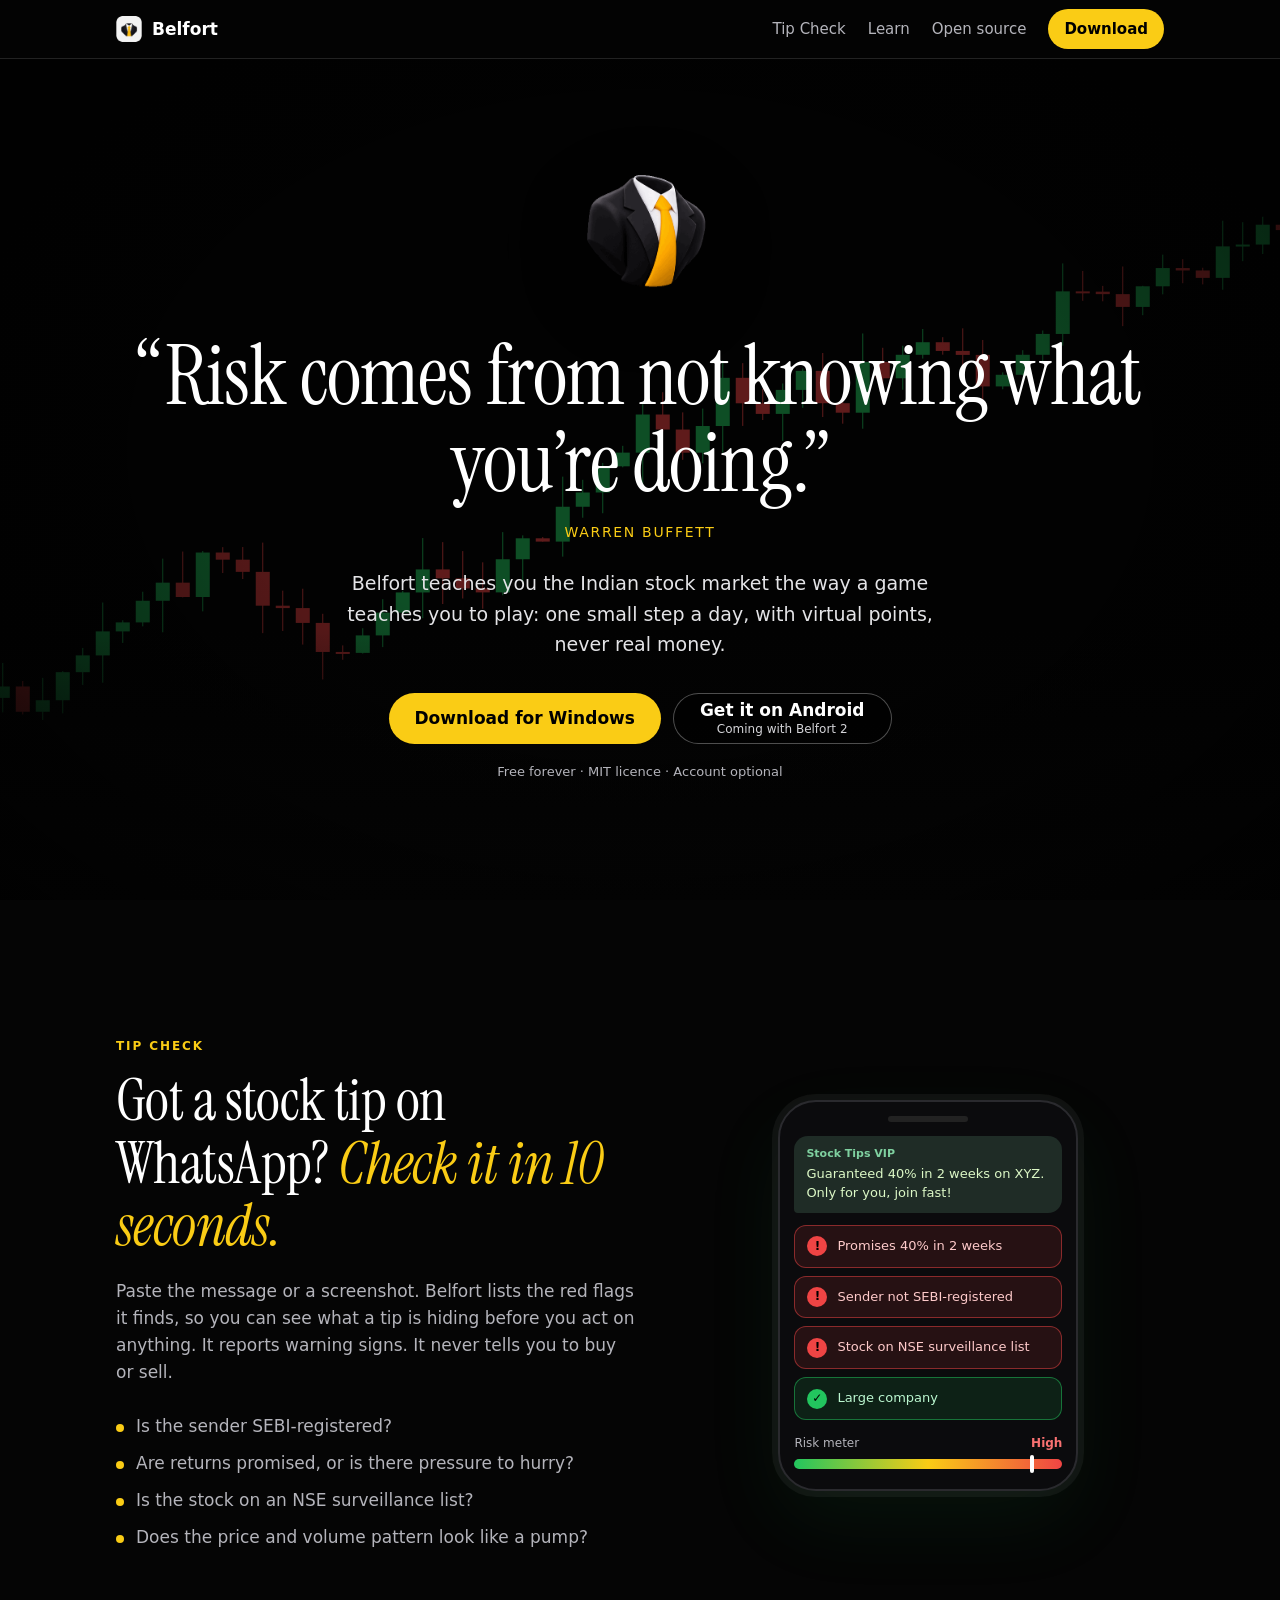
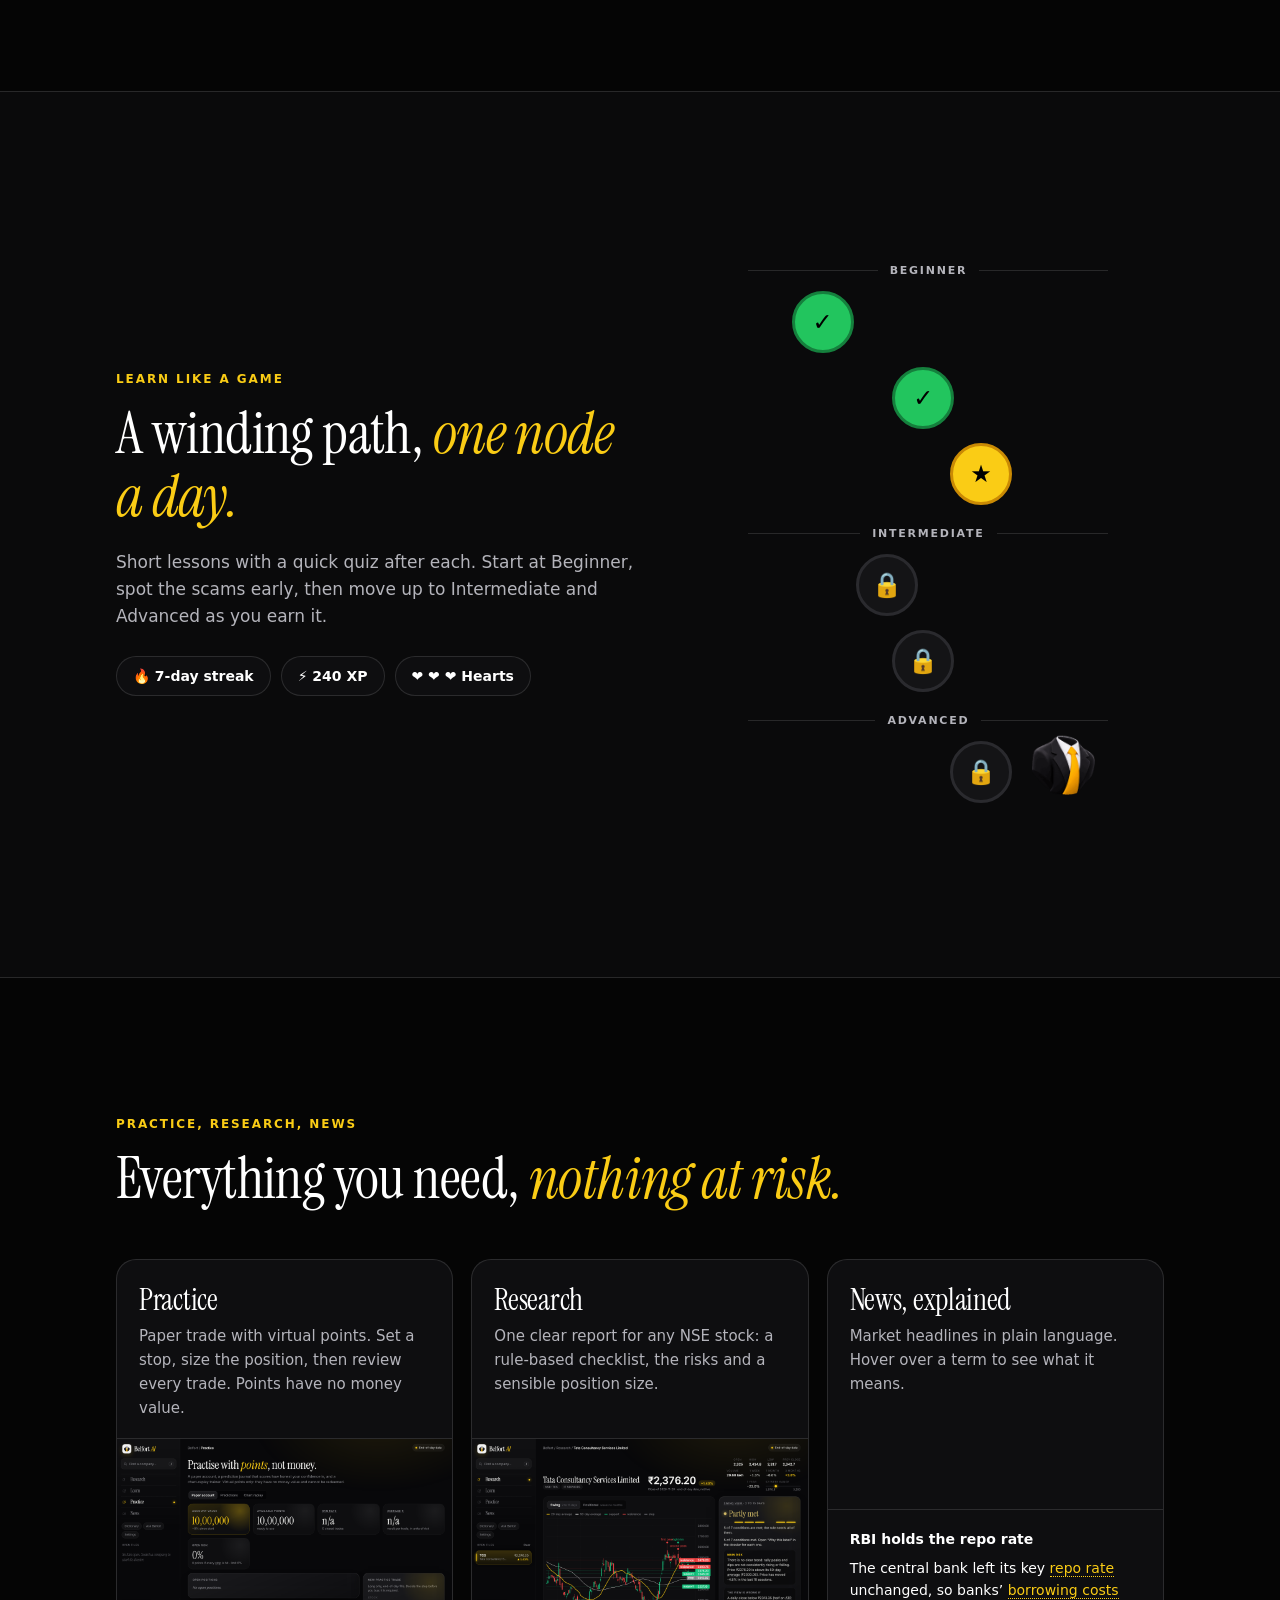
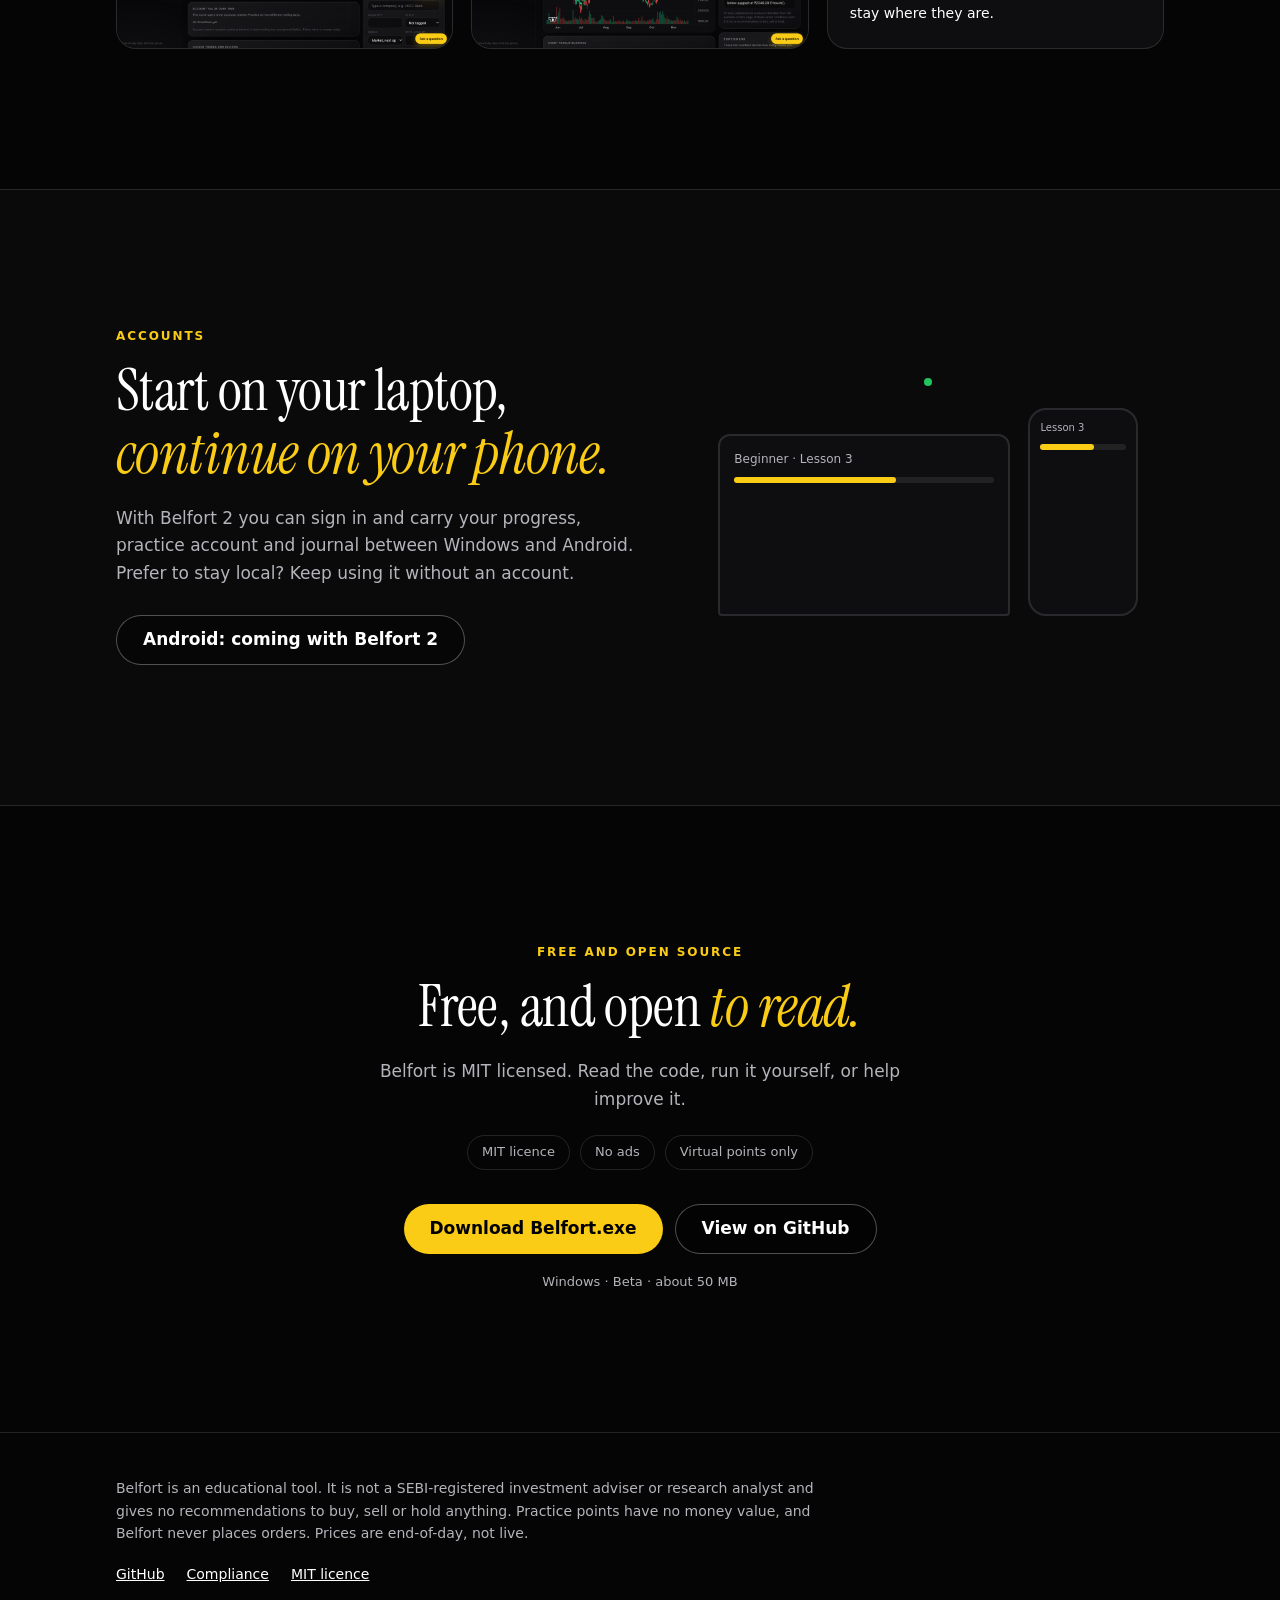
<file: site/index.html>
<!doctype html>
<html lang="en">
<head>
<meta charset="utf-8">
<meta name="viewport" content="width=device-width, initial-scale=1">
<title>Belfort. Learn the Indian stock market, one small step a day.</title>
<meta name="description" content="Belfort is a free, open-source app that teaches the Indian stock market like a game: short lessons, virtual points, one clear report per stock, plain-language news and a tip checker. Never real money.">
<meta name="theme-color" content="#050505">
<meta property="og:title" content="Belfort">
<meta property="og:description" content="Learn the Indian stock market the way a game teaches you to play. Free and open source.">
<meta property="og:type" content="website">
<meta property="og:image" content="logo.png">
<link rel="icon" href="favicon.png">
<link rel="apple-touch-icon" href="logo.png">
<link rel="preconnect" href="https://fonts.googleapis.com">
<link rel="preconnect" href="https://fonts.gstatic.com" crossorigin>
<link href="https://fonts.googleapis.com/css2?family=Inter:wght@400;500;600&family=Instrument+Serif:ital@0;1&display=swap" rel="stylesheet">
<style>
:root{--bg:#050505;--fg:#fff;--mut:#b4b4bb;--line:rgba(255,255,255,.12);--card:#0e0e10;--y:#facc15;--g:#22c55e;--r:#ef4444;
--serif:"Instrument Serif",Georgia,"Times New Roman",serif;--sans:system-ui,-apple-system,"Segoe UI",Roboto,Inter,Arial,sans-serif}
*{box-sizing:border-box;margin:0}
html{scroll-behavior:smooth}
body{background:var(--bg);color:var(--fg);font:400 17px/1.6 var(--sans);overflow-x:hidden;-webkit-font-smoothing:antialiased}
img{max-width:100%;height:auto;display:block}
a{color:inherit}
:focus-visible{outline:2px solid var(--y);outline-offset:3px;border-radius:6px}
.wrap{max-width:1080px;margin:0 auto;padding:0 16px}
.skip{position:absolute;left:-999px;top:8px;background:var(--y);color:#000;padding:8px 14px;border-radius:8px;z-index:100}
.skip:focus{left:8px}
h1,h2,h3{font-family:var(--serif);font-weight:400;line-height:1.08;letter-spacing:-.01em}
h2{font-size:clamp(34px,6vw,58px)}
h2 em{color:var(--y);font-style:italic}
.kicker{font:600 12px/1 var(--sans);letter-spacing:.16em;text-transform:uppercase;color:var(--y);margin-bottom:18px}
.sub{color:var(--mut);max-width:560px;margin-top:20px}
section{padding:clamp(72px,12vw,140px) 0;position:relative}
.band{background:#0a0a0b;border-block:1px solid var(--line)}

nav{position:fixed;inset:0 0 auto 0;z-index:50;background:rgba(5,5,5,.72);backdrop-filter:blur(10px);-webkit-backdrop-filter:blur(10px);border-bottom:1px solid var(--line)}
nav .wrap{display:flex;align-items:center;justify-content:space-between;height:58px}
.brand{display:flex;align-items:center;gap:10px;text-decoration:none;font:600 17px var(--sans)}
.brand img{width:26px;height:26px;border-radius:6px}
nav .links{display:flex;align-items:center;gap:22px;font-size:15px}
nav .links a{text-decoration:none;color:var(--mut)}
nav .links a:hover{color:#fff}
nav .links a.pill{color:#000}
.pill{background:var(--y);padding:8px 16px;border-radius:99px;font-weight:600}
@media(max-width:640px){nav .links a:not(.pill){display:none}}

.btn{display:inline-flex;align-items:center;justify-content:center;min-height:50px;padding:6px 26px;border-radius:99px;font-weight:600;text-decoration:none;text-align:center;line-height:1.25;transition:transform .15s,background .15s}
.btn:hover{transform:translateY(-2px)}
.btn.primary{background:var(--y);color:#000}
.btn.primary:hover{background:#fde047}
.btn.ghost{border:1px solid rgba(255,255,255,.3);color:#fff;background:rgba(0,0,0,.35)}
.btn.ghost:hover{border-color:#fff}
.btn small{display:block;font-weight:400;font-size:12px;color:#d4d4d8}
.cta{display:flex;gap:12px;flex-wrap:wrap;justify-content:center}

/* HERO BACKGROUND
   Default: a canvas candlestick animation (script at the bottom).
   To use a video instead: put the file at site/img/hero-bg.mp4 and set
   data-src="img/hero-bg.mp4" on the <video data-hero-bg> below. As soon as it can
   play, the canvas is stopped and hidden. With no data-src the canvas stays. */
.hero{min-height:100svh;display:grid;place-items:center;text-align:center;padding:96px 0 64px;overflow:hidden;isolation:isolate;position:relative}
.hero canvas,.hero video{position:absolute;inset:0;width:100%;height:100%;z-index:-3;object-fit:cover}
.hero video{display:none}
.hero.has-video video{display:block}
.hero.has-video canvas{display:none}
.hero .shade{position:absolute;inset:0;z-index:-2;background:rgba(0,0,0,.6)}
.hero .vig{position:absolute;inset:0;z-index:-1;background:radial-gradient(ellipse at center,rgba(0,0,0,0) 35%,rgba(0,0,0,.75) 100%),linear-gradient(to bottom,rgba(5,5,5,0) 70%,var(--bg))}
.mascot{width:clamp(120px,22vw,180px);height:auto;margin:0 auto 22px;animation:float 5s ease-in-out infinite;filter:drop-shadow(0 18px 30px rgba(0,0,0,.6))}
@keyframes float{50%{transform:translateY(-12px)}}
.quote{font-size:clamp(34px,7.2vw,84px);line-height:1.04;max-width:15em;margin:0 auto}
cite{display:block;margin-top:18px;font:500 14px var(--sans);letter-spacing:.12em;text-transform:uppercase;color:var(--y);font-style:normal}
.promise{max-width:600px;margin:28px auto 34px;color:#e4e4e7;font-size:clamp(16px,2.4vw,19px)}
.fine{margin-top:18px;font-size:13px;color:var(--mut)}

.split{display:grid;gap:56px;align-items:center}
.split>*{min-width:0}
@media(min-width:900px){.split{grid-template-columns:1.05fr .95fr}.split.rev>:first-child{order:2}}
.phone{width:min(300px,100%);margin:0 auto;border:2px solid #2a2a2e;border-radius:38px;background:#0b0b0d;padding:14px 14px 20px;box-shadow:0 30px 80px rgba(34,197,94,.08),0 0 0 6px #111}
.phone .top{width:80px;height:6px;border-radius:9px;background:#222;margin:0 auto 14px}
.msg{background:#1f2c26;border-radius:14px 14px 14px 4px;padding:10px 12px;font-size:13px;line-height:1.45;color:#dcf8c6;margin-bottom:12px}
.msg b{display:block;font-size:11px;color:#7fd1a0;margin-bottom:3px}
.flag{display:flex;gap:10px;align-items:center;border-radius:12px;padding:10px 12px;margin-bottom:8px;font-size:13px;font-weight:500;border:1px solid;opacity:0;transform:perspective(600px) rotateX(-90deg);transform-origin:top;transition:opacity .5s,transform .6s cubic-bezier(.2,.8,.2,1)}
.flag.red{background:rgba(239,68,68,.12);border-color:rgba(239,68,68,.5);color:#fecaca}
.flag.green{background:rgba(34,197,94,.12);border-color:rgba(34,197,94,.5);color:#bbf7d0}
.flag i{font-style:normal;font-weight:700;width:20px;height:20px;border-radius:50%;display:grid;place-items:center;flex:none;font-size:12px;color:#000}
.red i{background:var(--r)}.green i{background:var(--g)}
.tipcheck.in .flag{opacity:1;transform:none}
.tipcheck.in .f1{transition-delay:.3s}.tipcheck.in .f2{transition-delay:.9s}.tipcheck.in .f3{transition-delay:1.5s}.tipcheck.in .f4{transition-delay:2.1s}
.meter{margin-top:14px}
.meter .lab{display:flex;justify-content:space-between;font-size:12px;color:var(--mut);margin-bottom:6px}
.meter .bar{height:10px;border-radius:9px;background:linear-gradient(90deg,var(--g),var(--y),var(--r));position:relative}
.meter .pin{position:absolute;top:-4px;left:4%;width:4px;height:18px;border-radius:3px;background:#fff;transition:left 1.2s cubic-bezier(.2,.8,.2,1) 2.6s}
.tipcheck.in .pin{left:88%}
.checks{list-style:none;padding:0;margin-top:26px;display:grid;gap:10px;color:var(--mut)}
.checks li::before{content:"";display:inline-block;width:8px;height:8px;border-radius:50%;background:var(--y);margin-right:12px}

.path{position:relative;max-width:360px;width:100%;margin:0 auto;padding:10px 0 20px}
.stage{font:600 11px var(--sans);letter-spacing:.16em;text-transform:uppercase;color:var(--mut);margin:22px 0 14px;display:flex;align-items:center;gap:12px}
.stage::before,.stage::after{content:"";height:1px;background:var(--line);flex:1}
.node{width:62px;height:62px;border-radius:50%;display:grid;place-items:center;font-size:24px;border:3px solid #2a2a2e;background:#141416;margin-bottom:14px}
.node.done{background:var(--g);border-color:#15803d;color:#000}
.node.now{background:var(--y);border-color:#ca8a04;color:#000;animation:pulse 2s infinite}
@keyframes pulse{50%{box-shadow:0 0 0 12px rgba(250,204,21,.14)}}
.n1{margin-left:12%}.n2{margin-left:40%}.n3{margin-left:56%}.n4{margin-left:30%}
.hud{display:flex;gap:10px;flex-wrap:wrap;margin-top:26px}
.hud span{border:1px solid var(--line);background:var(--card);border-radius:99px;padding:8px 16px;font-weight:600;font-size:14px}
.cheer{position:absolute;right:0;bottom:30px;width:96px;height:auto}

.grid{display:grid;gap:18px;margin-top:48px}
@media(min-width:760px){.grid{grid-template-columns:repeat(3,1fr)}}
.card{background:var(--card);border:1px solid var(--line);border-radius:20px;overflow:hidden;display:flex;flex-direction:column}
.card .txt{padding:24px 22px 18px}
.card h3{font-size:30px;margin-bottom:8px}
.card p{color:var(--mut);font-size:15px}
.card img{margin-top:auto;border-top:1px solid var(--line);width:100%;aspect-ratio:16/10;object-fit:cover;object-position:top left}
.news{margin-top:auto;border-top:1px solid var(--line);padding:18px 22px 24px;font-size:14px}
.news b{display:block;margin-bottom:6px}
.term{border-bottom:1px dotted var(--y);color:var(--y);cursor:help}

.devices{display:flex;justify-content:center;align-items:flex-end;gap:18px}
.laptop{width:min(300px,62%);aspect-ratio:16/10;border:2px solid #2a2a2e;border-radius:12px 12px 4px 4px;background:var(--card);padding:14px;font-size:12px;color:var(--mut)}
.mini{width:min(110px,24%);aspect-ratio:9/17;border:2px solid #2a2a2e;border-radius:18px;background:var(--card);padding:10px;font-size:10px;color:var(--mut)}
.sync{width:8px;height:8px;border-radius:50%;background:var(--g);margin:0 auto 22px;animation:ping 2s infinite}
@keyframes ping{0%{box-shadow:0 0 0 0 rgba(34,197,94,.5)}100%{box-shadow:0 0 0 14px rgba(34,197,94,0)}}
.bar2{height:6px;border-radius:5px;background:#222;margin-top:8px}.bar2 i{display:block;height:100%;border-radius:5px;background:var(--y)}

.final{text-align:center}
.final .cta{margin-top:34px}
.oss{display:flex;gap:10px;justify-content:center;flex-wrap:wrap;margin-top:22px}
.oss span{border:1px solid var(--line);border-radius:99px;padding:6px 14px;font-size:13px;color:var(--mut)}
footer{padding:44px 0 56px;color:var(--mut);font-size:14px;border-top:1px solid var(--line)}
footer p{max-width:720px}
.fl{display:flex;gap:22px;flex-wrap:wrap;margin-top:18px}
.fl a{color:#fff}

.rv{opacity:0;transform:translateY(26px);transition:opacity .8s,transform .8s cubic-bezier(.2,.7,.2,1)}
.rv.in{opacity:1;transform:none}
.d1{transition-delay:.12s}.d2{transition-delay:.24s}.d3{transition-delay:.36s}
@media(prefers-reduced-motion:reduce){
  *{animation:none!important;transition:none!important;scroll-behavior:auto!important}
  .rv,.flag{opacity:1;transform:none}.tipcheck .pin{left:88%}
}
</style>
</head>
<body>
<a class="skip" href="#tipcheck">Skip to content</a>

<nav aria-label="Main">
  <div class="wrap">
    <a class="brand" href="#top"><img src="logo.png" alt="" width="26" height="26">Belfort</a>
    <div class="links">
      <a href="#tipcheck">Tip Check</a>
      <a href="#learn">Learn</a>
      <a href="#open">Open source</a>
      <a class="pill" href="https://github.com/sarthakviche/belfort/releases/latest">Download</a>
    </div>
  </div>
</nav>

<main>
<header class="hero" id="top">
  <canvas id="bg" aria-hidden="true"></canvas>
  <video data-hero-bg data-src="" muted loop playsinline preload="auto" aria-hidden="true" tabindex="-1">
  </video>
  <div class="shade"></div><div class="vig"></div>
  <div class="wrap">
    <img class="mascot" src="img/mascot-suit.gif" alt="Belfort mascot, a friendly suit with a yellow tie" width="180" height="180">
    <h1 class="quote">&ldquo;Risk comes from not knowing what you&rsquo;re doing.&rdquo;</h1>
    <cite>Warren Buffett</cite>
    <p class="promise">Belfort teaches you the Indian stock market the way a game teaches you to play: one small step a day, with virtual points, never real money.</p>
    <div class="cta">
      <a class="btn primary" href="https://github.com/sarthakviche/belfort/releases/latest">Download for Windows</a>
      <a class="btn ghost" href="#android"><span>Get it on Android<small>Coming with Belfort 2</small></span></a>
    </div>
    <p class="fine">Free forever &middot; MIT licence &middot; Account optional</p>
  </div>
</header>

<section id="tipcheck">
  <div class="wrap split">
    <div>
      <div class="kicker rv">Tip Check</div>
      <h2 class="rv d1">Got a stock tip on WhatsApp? <em>Check it in 10 seconds.</em></h2>
      <p class="sub rv d2">Paste the message or a screenshot. Belfort lists the red flags it finds, so you can see what a tip is hiding before you act on anything. It reports warning signs. It never tells you to buy or sell.</p>
      <ul class="checks rv d3">
        <li>Is the sender SEBI-registered?</li>
        <li>Are returns promised, or is there pressure to hurry?</li>
        <li>Is the stock on an NSE surveillance list?</li>
        <li>Does the price and volume pattern look like a pump?</li>
      </ul>
    </div>
    <div class="phone tipcheck rv d2" role="img" aria-label="A phone showing a tip message checked by Belfort: three red flags, one green flag, and a high risk meter">
      <div class="top"></div>
      <div class="msg"><b>Stock Tips VIP</b>Guaranteed 40% in 2 weeks on XYZ. Only for you, join fast!</div>
      <div class="flag red f1"><i>!</i>Promises 40% in 2 weeks</div>
      <div class="flag red f2"><i>!</i>Sender not SEBI-registered</div>
      <div class="flag red f3"><i>!</i>Stock on NSE surveillance list</div>
      <div class="flag green f4"><i>&#10003;</i>Large company</div>
      <div class="meter"><div class="lab"><span>Risk meter</span><b style="color:#f87171">High</b></div><div class="bar"><div class="pin"></div></div></div>
    </div>
  </div>
</section>

<section class="band" id="learn">
  <div class="wrap split rev">
    <div class="path rv d1" aria-hidden="true">
      <div class="stage">Beginner</div>
      <div class="node done n1">&#10003;</div>
      <div class="node done n2">&#10003;</div>
      <div class="node now n3">&#9733;</div>
      <div class="stage">Intermediate</div>
      <div class="node n4">&#128274;</div>
      <div class="node n2">&#128274;</div>
      <div class="stage">Advanced</div>
      <div class="node n3">&#128274;</div>
      <img class="cheer" src="img/mascot-suit.gif" alt="" width="96" height="96" loading="lazy">
    </div>
    <div>
      <div class="kicker rv">Learn like a game</div>
      <h2 class="rv d1">A winding path, <em>one node a day.</em></h2>
      <p class="sub rv d2">Short lessons with a quick quiz after each. Start at Beginner, spot the scams early, then move up to Intermediate and Advanced as you earn it.</p>
      <div class="hud rv d3"><span>&#128293; 7-day streak</span><span>&#9889; 240 XP</span><span>&#10084;&#65039; &#10084;&#65039; &#10084;&#65039; Hearts</span></div>
    </div>
  </div>
</section>

<section id="parts">
  <div class="wrap">
    <div class="kicker rv">Practice, research, news</div>
    <h2 class="rv d1">Everything you need, <em>nothing at risk.</em></h2>
    <div class="grid">
      <article class="card rv"><div class="txt"><h3>Practice</h3><p>Paper trade with virtual points. Set a stop, size the position, then review every trade. Points have no money value.</p></div><img src="img/screen-practice.png" alt="Belfort Practice screen showing a virtual portfolio and order ticket" loading="lazy" width="1200" height="750"></article>
      <article class="card rv d1"><div class="txt"><h3>Research</h3><p>One clear report for any NSE stock: a rule-based checklist, the risks and a sensible position size.</p></div><img src="img/screen-report.png" alt="Belfort research report for a stock with checklist and risks" loading="lazy" width="1200" height="750"></article>
      <article class="card rv d2"><div class="txt"><h3>News, explained</h3><p>Market headlines in plain language. Hover over a term to see what it means.</p></div><div class="news"><b>RBI holds the repo rate</b>The central bank left its key <span class="term" tabindex="0" title="The rate at which the RBI lends to banks">repo rate</span> unchanged, so banks&rsquo; <span class="term" tabindex="0" title="What a bank pays to raise money">borrowing costs</span> stay where they are.</div></article>
    </div>
  </div>
</section>

<section class="band" id="android">
  <div class="wrap split">
    <div>
      <div class="kicker rv">Accounts</div>
      <h2 class="rv d1">Start on your laptop, <em>continue on your phone.</em></h2>
      <p class="sub rv d2">With Belfort 2 you can sign in and carry your progress, practice account and journal between Windows and Android. Prefer to stay local? Keep using it without an account.</p>
      <div class="cta rv d3" style="justify-content:flex-start;margin-top:28px"><span class="btn ghost">Android: coming with Belfort 2</span></div>
    </div>
    <div class="rv d2" role="img" aria-label="A laptop and a phone showing the same learning progress">
      <div class="sync" aria-hidden="true"></div>
      <div class="devices" aria-hidden="true">
        <div class="laptop">Beginner &middot; Lesson 3<div class="bar2"><i style="width:62%"></i></div></div>
        <div class="mini">Lesson 3<div class="bar2"><i style="width:62%"></i></div></div>
      </div>
    </div>
  </div>
</section>

<section class="final" id="open">
  <div class="wrap">
    <div class="kicker rv">Free and open source</div>
    <h2 class="rv d1">Free, and open <em>to read.</em></h2>
    <p class="sub rv d2" style="margin-inline:auto">Belfort is MIT licensed. Read the code, run it yourself, or help improve it.</p>
    <div class="oss rv d2"><span>MIT licence</span><span>No ads</span><span>Virtual points only</span></div>
    <div class="cta rv d3">
      <a class="btn primary" href="https://github.com/sarthakviche/belfort/releases/latest">Download Belfort.exe</a>
      <a class="btn ghost" href="https://github.com/sarthakviche/belfort">View on GitHub</a>
    </div>
    <p class="fine rv d3">Windows &middot; Beta &middot; about 50 MB</p>
  </div>
</section>
</main>

<footer>
  <div class="wrap">
    <p>Belfort is an educational tool. It is not a SEBI-registered investment adviser or research analyst and gives no recommendations to buy, sell or hold anything. Practice points have no money value, and Belfort never places orders. Prices are end-of-day, not live.</p>
    <div class="fl">
      <a href="https://github.com/sarthakviche/belfort">GitHub</a>
      <a href="https://github.com/sarthakviche/belfort/blob/main/docs/COMPLIANCE.md">Compliance</a>
      <a href="https://github.com/sarthakviche/belfort/blob/main/LICENSE">MIT licence</a>
    </div>
  </div>
</footer>

<script>
/* scroll reveal */
const io=new IntersectionObserver(es=>es.forEach(e=>{if(e.isIntersecting){e.target.classList.add('in');io.unobserve(e.target)}}),{threshold:.2});
document.querySelectorAll('.rv').forEach(el=>io.observe(el));

/* hero background: a video if one loads, otherwise the candlestick canvas */
(function(){
  const hero=document.getElementById('top'),cv=document.getElementById('bg'),ctx=cv.getContext('2d');
  const vid=hero.querySelector('video[data-hero-bg]');
  const still=matchMedia('(prefers-reduced-motion: reduce)').matches;
  const G='#22c55e',R='#ef4444',Y='#facc15',LABELS=['Support','Resistance','Breakout','Retest'];
  let W=0,H=0,cw=14,step=20,candles=[],off=0,last=0,run=false,levels=[],removed=0,lastLevel=0;
  const rnd=(a,b)=>a+Math.random()*(b-a);
  function next(open,n){
    const vol=rnd(.4,1.6),dir=Math.random()<.5?1:-1,drift=Math.sin(n/38)*.35;
    const close=open+dir*vol*rnd(.2,1.4)+drift;
    return{o:open,c:close,h:Math.max(open,close)+rnd(0,vol),l:Math.min(open,close)-rnd(0,vol)};
  }
  function fill(){
    const need=Math.ceil(W/step)+4;
    while(candles.length<need){const p=candles.length?candles[candles.length-1].c:100;candles.push(next(p,candles.length+removed))}
  }
  function resize(){
    const dpr=Math.min(devicePixelRatio||1,2);
    W=hero.clientWidth;H=hero.clientHeight;cv.width=W*dpr;cv.height=H*dpr;ctx.setTransform(dpr,0,0,dpr,0,0);
    cw=W<600?9:14;step=cw+(W<600?4:6);fill();draw(performance.now());
  }
  function addLevel(){
    const n=candles.length,i=Math.floor(rnd(n*.3,n*.7)),c=candles[i];
    levels.push({price:Math.random()<.5?c.l:c.h,label:LABELS[Math.floor(Math.random()*4)],born:performance.now(),idx:i+removed});
  }
  function draw(now){
    ctx.clearRect(0,0,W,H);
    let lo=1e9,hi=-1e9;for(const c of candles){if(c.l<lo)lo=c.l;if(c.h>hi)hi=c.h}
    const pad=H*.2,sc=(H-pad*2)/((hi-lo)||1),py=p=>H-pad-(p-lo)*sc;
    for(let i=0;i<candles.length;i++){
      const c=candles[i],x=i*step-off;if(x<-step||x>W+step)continue;
      const col=c.c>=c.o?G:R;ctx.strokeStyle=col;ctx.fillStyle=col;ctx.lineWidth=1;
      ctx.beginPath();ctx.moveTo(x+cw/2,py(c.h));ctx.lineTo(x+cw/2,py(c.l));ctx.stroke();
      ctx.fillRect(x,py(Math.max(c.o,c.c)),cw,Math.max(2,Math.abs(py(c.o)-py(c.c))));
    }
    ctx.font='12px ui-monospace,Consolas,monospace';
    for(const L of levels){
      const x=(L.idx-removed)*step-off,y=py(L.price);
      ctx.globalAlpha=.85;ctx.strokeStyle=Y;ctx.fillStyle=Y;ctx.setLineDash([6,6]);ctx.lineWidth=1.2;
      ctx.beginPath();ctx.moveTo(Math.max(0,x),y);ctx.lineTo(W,y);ctx.stroke();ctx.setLineDash([]);
      const n=Math.min(L.label.length,Math.floor((now-L.born)/90));
      ctx.fillText(L.label.slice(0,n)+(n<L.label.length?'_':''),Math.max(8,x)+6,y-8);ctx.globalAlpha=1;
    }
  }
  function frame(now){
    if(!run)return;requestAnimationFrame(frame);
    const dt=Math.min(now-last,64);last=now;off+=dt*0.025;
    while(off>=step){off-=step;candles.shift();removed++;candles.push(next(candles[candles.length-1].c,candles.length+removed));levels=levels.filter(L=>L.idx-removed>-3)}
    if(now-lastLevel>4500&&levels.length<2){lastLevel=now;addLevel()}
    draw(now);
  }
  function start(){if(run||still||hero.classList.contains('has-video'))return;run=true;last=performance.now();requestAnimationFrame(frame)}
  addEventListener('resize',resize);
  document.addEventListener('visibilitychange',()=>{if(document.hidden)run=false;else start()});
  resize();
  if(still){addLevel();draw(performance.now()+2000)}else start();
  if(vid.dataset.src) vid.src=vid.dataset.src;
  vid.addEventListener('canplay',()=>{hero.classList.add('has-video');run=false;if(!still)vid.play().catch(()=>{})},{once:true});
})();
</script>
</body>
</html>
</file>
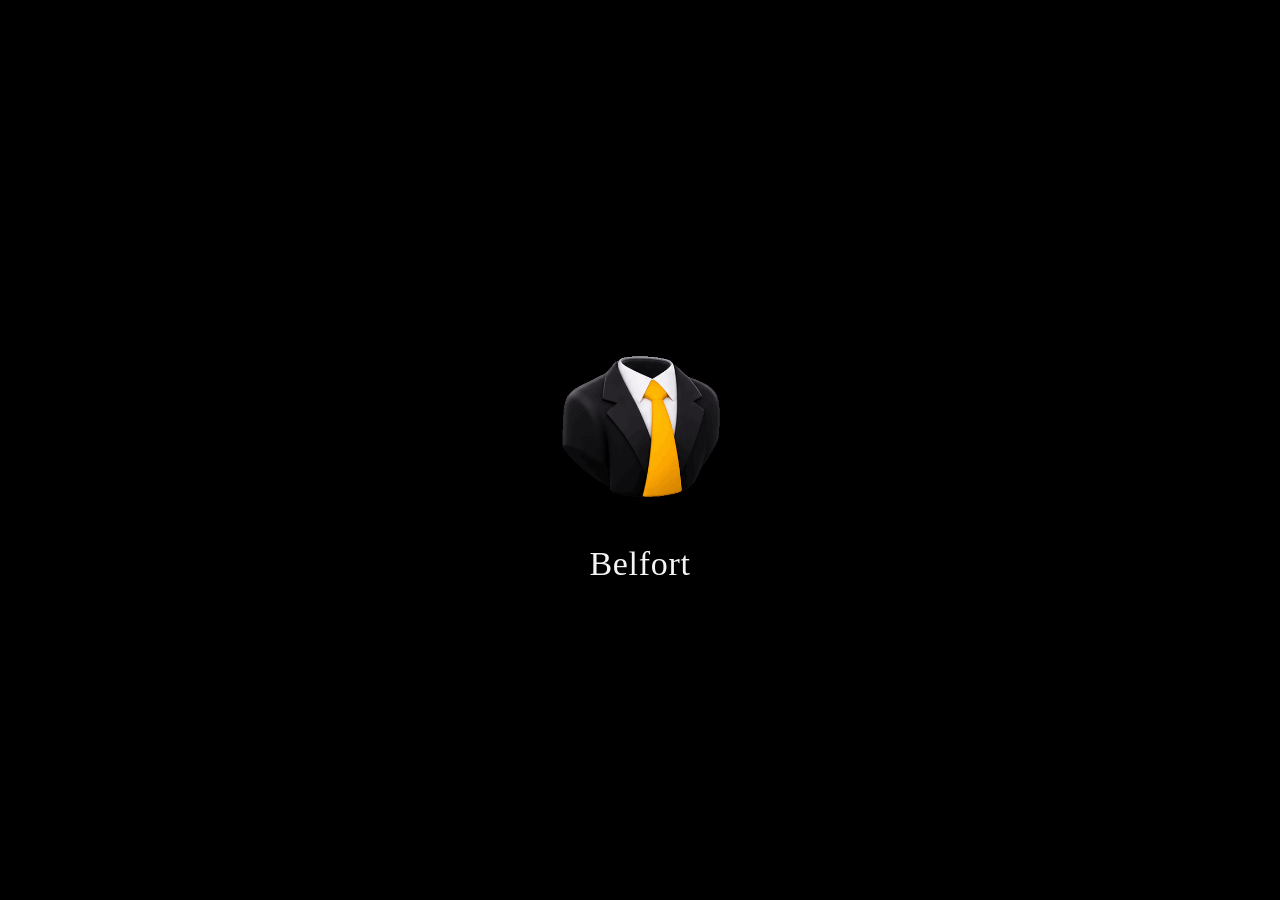
<file: belfort/static/splash.html>
<!DOCTYPE html>
<html lang="en" class="splash-page">
<head>
<meta charset="utf-8">
<meta name="viewport" content="width=device-width, initial-scale=1">
<title>Belfort</title>
<style>html,body{background:#000;margin:0}</style>
<link rel="stylesheet" href="splash.css">
</head>
<body>
<div id="splash" data-page="desktop"></div>
<script src="splash.js"></script>
</body>
</html>
</file>
<file: belfort/static/splash.css>
/* Startup loader (T46): neon candles draw on black, then the mascot and the wordmark.
   --k scales every duration: 1 for the desktop splash page (about 2.3 s), .5 for the in-app overlay. */
html.splash-page, html.splash-page body { margin: 0; height: 100%; background: #000; overflow: hidden; }
.splash { --k: 1; --green: #22c55e; --red: #ef4444; --yellow: #facc15;
  position: fixed; inset: 0; z-index: 9999; display: grid; place-items: center; align-content: center; gap: 18px;
  background: #000; color: #f5f5f4; opacity: 1; transition: opacity calc(380ms * var(--k)) ease; }
.splash.quick { --k: .5; }
.splash.fade { opacity: 0; pointer-events: none; }
.splash.gone { display: none; }
.sp-stage { position: relative; width: min(280px, 62vw); aspect-ratio: 2 / 1.5; }
.sp-stage > * { position: absolute; inset: 0; margin: auto; }
.sp-candles { width: 100%; height: 100%; overflow: visible; animation: sp-candles-out calc(260ms * var(--k)) ease calc(1300ms * var(--k)) forwards; }
.sp-candles .body, .sp-candles .wick { filter: drop-shadow(0 0 4px currentColor); }
.sp-candles .up { color: var(--green); } .sp-candles .down { color: var(--red); }
.sp-candles .body { fill: currentColor; transform-box: fill-box; transform: scaleY(0);
  animation: sp-grow calc(120ms * var(--k)) ease-out forwards; animation-delay: calc((var(--i) * 105ms + 80ms) * var(--k)); }
.sp-candles .up .body { transform-origin: 50% 100%; } .sp-candles .down .body { transform-origin: 50% 0; }
.sp-candles .wick { stroke: currentColor; stroke-width: 1.4; opacity: 0;
  animation: sp-fade calc(160ms * var(--k)) ease forwards; animation-delay: calc((var(--i) * 105ms + 120ms) * var(--k)); }
.sp-candles .level { stroke: var(--yellow); stroke-width: 1.2; stroke-dasharray: 5 5; opacity: .9; transform-box: fill-box; transform-origin: 0 50%;
  transform: scaleX(0); animation: sp-slide calc(420ms * var(--k)) ease-out calc(760ms * var(--k)) forwards; filter: drop-shadow(0 0 3px rgba(250,204,21,.6)); }
.sp-mascot { height: 100%; width: auto; max-width: 100%; object-fit: contain; opacity: 0; transform: scale(.92);
  animation: sp-settle calc(420ms * var(--k)) ease-out calc(1500ms * var(--k)) forwards; }
.sp-word { font: 400 clamp(26px, 5vw, 34px)/1 "Instrument Serif", Georgia, "Times New Roman", serif; letter-spacing: .02em; opacity: 0;
  animation: sp-fade calc(380ms * var(--k)) ease calc(1850ms * var(--k)) forwards; }
@keyframes sp-grow { to { transform: scaleY(1); } }
@keyframes sp-fade { to { opacity: 1; } }
@keyframes sp-slide { to { transform: scaleX(1); } }
@keyframes sp-candles-out { to { opacity: 0; } }
@keyframes sp-settle { to { opacity: 1; transform: scale(1); } }
/* Reduced motion: the mascot and the wordmark, standing still. */
@media (prefers-reduced-motion: reduce) {
  .sp-candles { display: none; }
  .sp-mascot, .sp-word { animation: none; opacity: 1; transform: none; }
  .splash { transition: none; }
}
</file>
